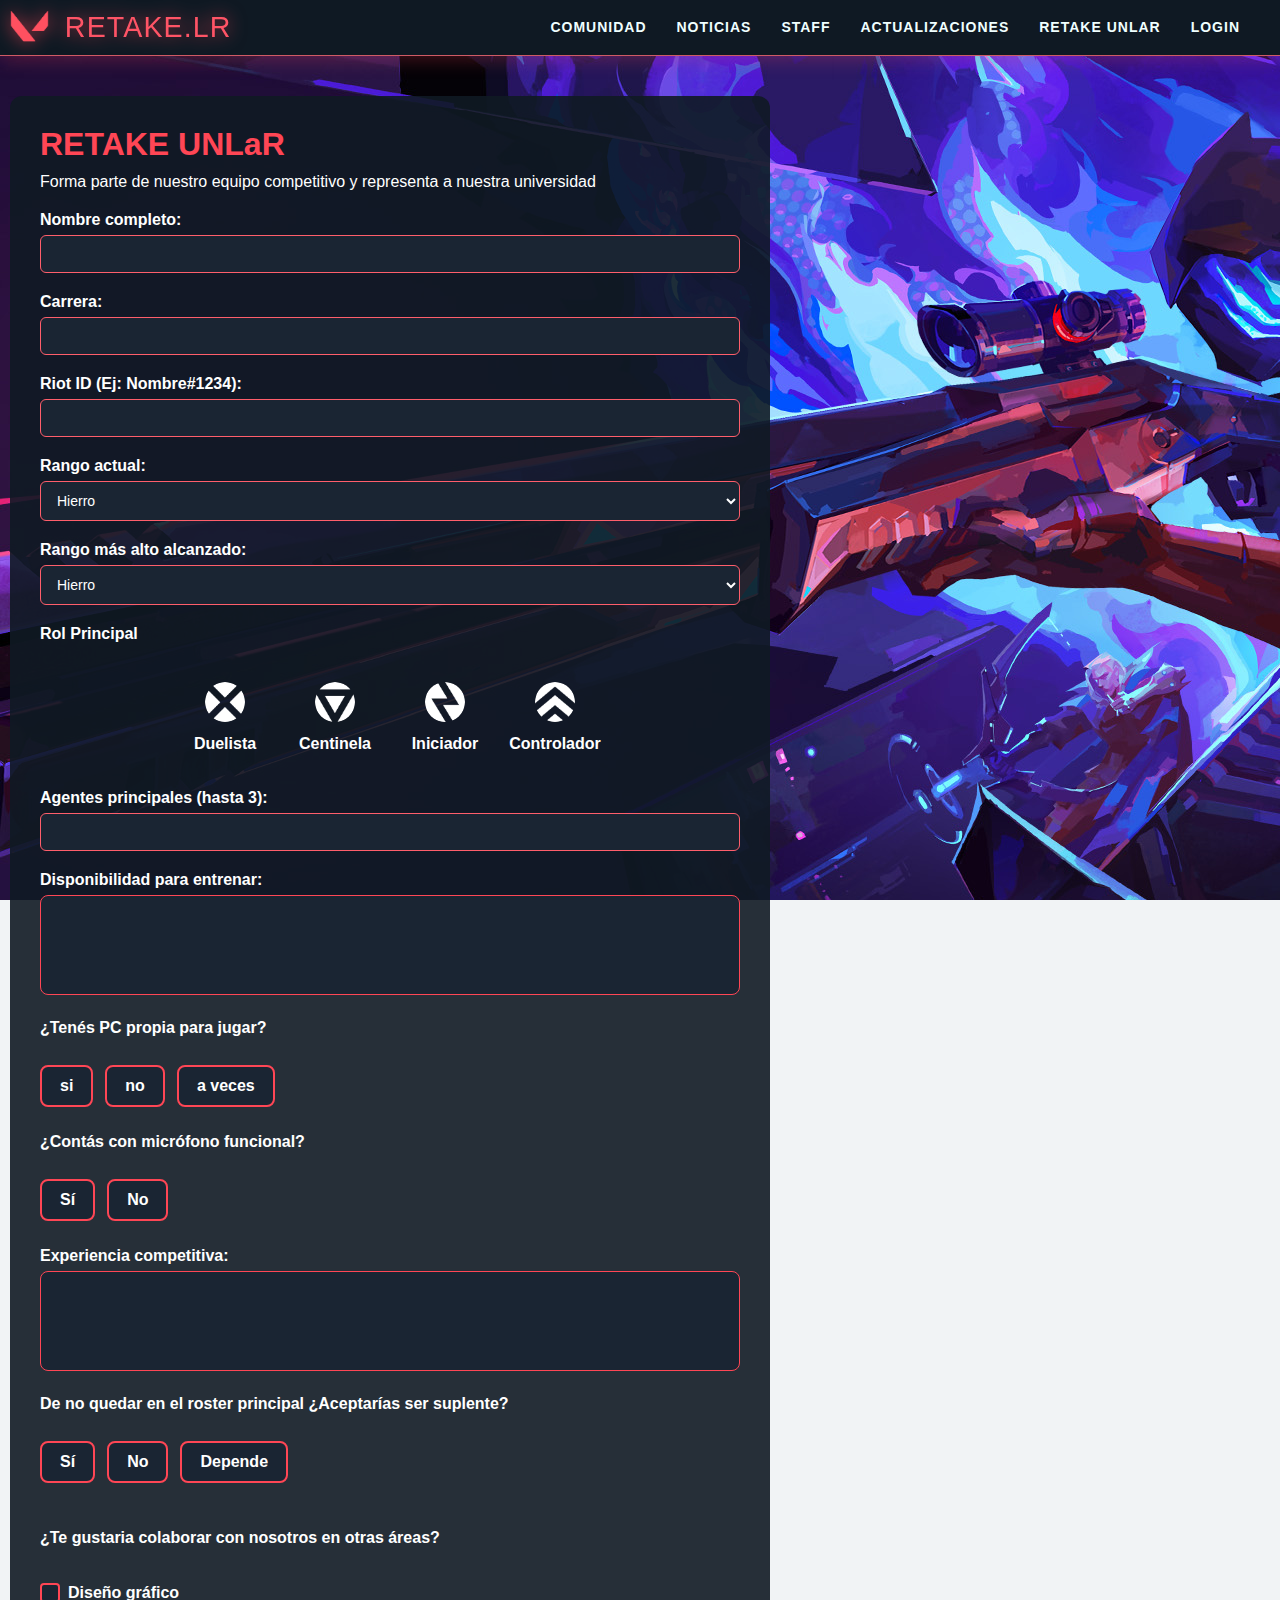
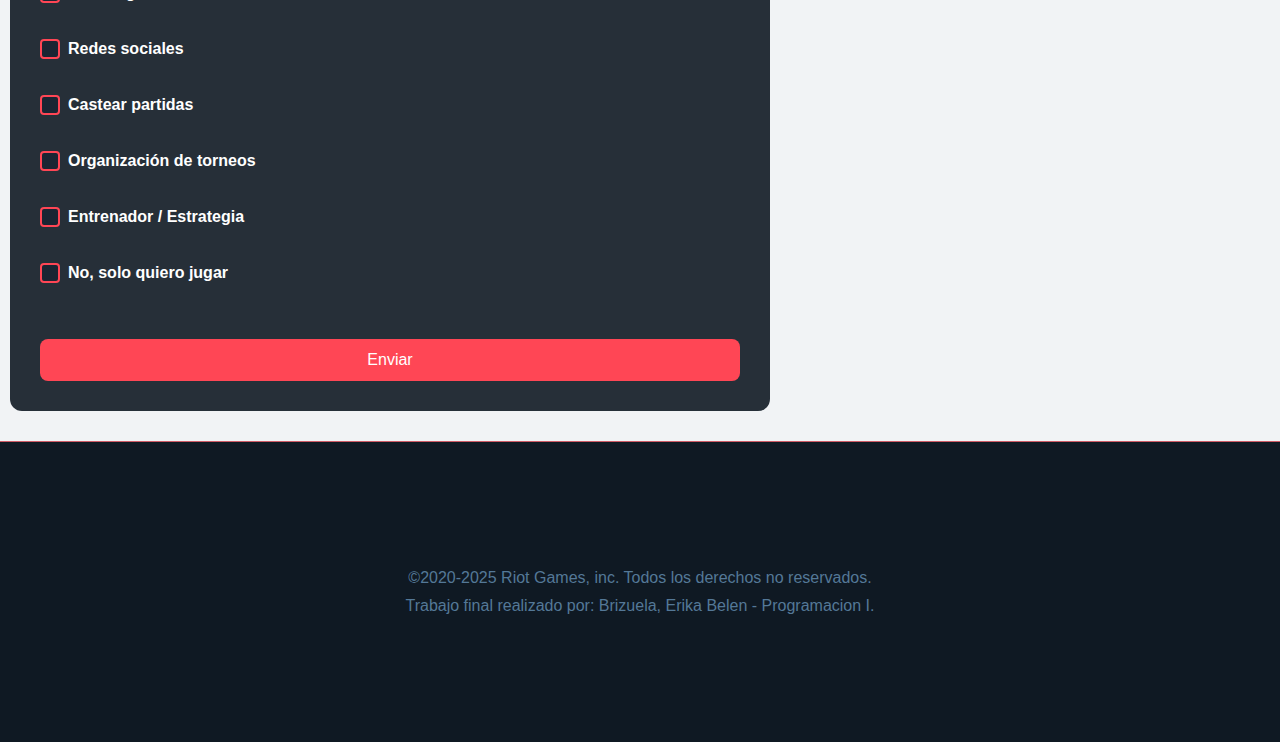
<file: encuesta.html>
<!DOCTYPE html>
<html lang="en">
<head>
    <meta charset="UTF-8">
    <meta name="viewport" content="width=device-width, initial-scale=1.0">
    <title>Valorant UNlaR | Retake LR </title>
    <link rel="stylesheet" href="styles.css">
    <link rel="shortcut icon" href="img/icon.png" type="image/x-icon">
</head>
<body class="body-fondo">
      <header class="barra-nav">
        <div class="nav-izq">
            <a href="/index.html" class="logo-link">
            <img src="img/logo val.png" alt="Logo Valorant" class="logo">
            <h1 class="bebas-neue-regular">RETAKE.LR</h1>
            </a>
        </div>
        <nav class="nav-opciones">
            <ul>
                <li><a href="index.html#Comunidad">Comunidad</a></li>
                <li><a href="index.html#Noticias">Noticias</a></li>
                <li><a href="index.html#Staff">Staff</a></li>
                <li><a href="/estadisticas.html">Actualizaciones</a></li>
                <li><a href="/encuesta.html">RETAKE UNLaR</a></li>
                <li><a href="/login.html">Login</a></li>
            </ul> 
        </nav>
    </header>
    <main>
        <section class="form-cont">
            <form action="">
                <h1>RETAKE UNLaR</h1>   
                <p>Forma parte de nuestro equipo competitivo y representa a nuestra universidad</p>
                
                <label for="nombre">Nombre completo:</label>
                <input type="text" id="nombre" name="nombre" required>

                <label for="carrera">Carrera:</label>
                <input type="text" id="carrera" name="carrera">
                
                <label for="riotid">Riot ID (Ej: Nombre#1234):</label>
                <input type="text" id="riotid" name="riotid" required>

                <label for="rango">Rango actual:</label>
                <select id="rango" name="rango">
                    <option value="hierro">Hierro</option>
                    <option value="bronce">Bronce</option>
                    <option value="plata">Plata</option>
                    <option value="oro">Oro</option>
                    <option value="platino">Platino</option>
                    <option value="diamante">Diamante</option>
                    <option value="ascendente">Ascendente</option>
                    <option value="inmortal">Inmortal</option>
                    <option value="radiante">Radiante</option>
                </select>

                <label for="rango_alto">Rango más alto alcanzado:</label>
                <select id="rango_alto" name="rango_alto">
                    <option value="hierro">Hierro</option>
                    <option value="bronce">Bronce</option>
                    <option value="plata">Plata</option>
                    <option value="oro">Oro</option>
                    <option value="platino">Platino</option>
                    <option value="diamante">Diamante</option>
                    <option value="ascendente">Ascendente</option>
                    <option value="inmortal">Inmortal</option>
                    <option value="radiante">Radiante</option>
                </select>

                <label for="rol-selection">Rol Principal</label>
                <div class="role-selection">
                    <label class="role-option">
                        <input type="radio" name="rol" value="Duelista">
                        <img src="img/duelista.png" alt="Duelista">
                        <span>Duelista</span>
                    </label>
                    <label class="role-option">
                        <input type="radio" name="rol" value="Centinela">
                        <img src="img/sentinela.png" alt="Centinela">
                        <span>Centinela</span>
                    </label>
                    <label class="role-option">
                        <input type="radio" name="rol" value="Iniciador">
                        <img src="img/iniciador.png" alt="Iniciador">
                        <span>Iniciador</span>
                    </label>
                    <label class="role-option">
                        <input type="radio" name="rol" value="Controlador">
                        <img src="img/controlador.png" alt="Controlador">
                        <span>Controlador</span>
                    </label>
                </div>
                
                <label for="agentes">Agentes principales (hasta 3):</label>
                <input type="text" id="agentes" name="agentes">

                <label for="disponibilidad">Disponibilidad para entrenar:</label>
                <textarea id="disponibilidad" name="disponibilidad" rows="3"></textarea>

                <label for="pc">¿Tenés PC propia para jugar?</label>
                <div class="radio-grup">
                    <label class="custom-radio">
                        <input type="radio" name="pc" value="si">
                        <span>si</span>
                    </label>
                    <label class="custom-radio">
                        <input type="radio" name="pc" value="no">
                        <span>no</span>
                    </label>
                    <label class="custom-radio">
                        <input type="radio" name="pc" value="aveces">
                        <span>a veces</span>
                    </label>
                </div>

                <label for="micro">¿Contás con micrófono funcional?</label>
                <div class="radio-grup">
                    <label class="custom-radio">
                        <input type="radio" name="micro" value="si">
                        <span>Sí</span>
                    </label>
                    <label class="custom-radio">
                        <input type="radio" name="micro" value="no">
                        <span>No</span>
                    </label>
                </div>

                <label for="experiencia">Experiencia competitiva:</label>
                <textarea id="experiencia" name="experiencia" rows="3"></textarea>

                <label for="suplente">De no quedar en el roster principal ¿Aceptarías ser suplente?</label>
                <div class="radio-grup">
                    <label class="custom-radio">
                        <input type="radio" name="suplente" value="si">
                        <span>Sí</span>
                    </label>
                    <label class="custom-radio">
                        <input type="radio" name="suplente" value="no">
                        <span>No</span>
                    </label>
                    <label class="custom-radio">
                        <input type="radio" name="suplente" value="depende">
                        <span>Depende</span>
                    </label>
                </div>

                <div class="extras">
                    <label>¿Te gustaria colaborar con nosotros en otras áreas?</label>
                    <div class="custom-grup">
                        <label class="custom-check">
                            <input type="checkbox" name="extras" value="diseño">
                            <span>Diseño gráfico</span>
                        </label>
                        <label class="custom-check">
                            <input type="checkbox" name="extras" value="redes">
                            <span>Redes sociales</span>
                        </label>
                        <label class="custom-check">
                            <input type="checkbox" name="extras" value="caster">
                            <span>Castear partidas</span>
                        </label>
                        <label class="custom-check">
                            <input type="checkbox" name="extras" value="torneos">
                            <span>Organización de torneos</span>
                        </label>
                        <label class="custom-check">
                            <input type="checkbox" name="extras" value="estrategia">
                            <span>Entrenador / Estrategia</span>
                        </label>
                        <label class="custom-check">
                            <input type="checkbox" name="extras" value="solojugar">
                            <span>No, solo quiero jugar</span>
                        </label>
                    </div>
                <button type="submit">Enviar</button>
            </form>
        </section>
    </main>
     <footer class="pie-pag">
        <div class="fufu">
             <p>&copy;2020-2025 Riot Games, inc. Todos los derechos no reservados.</p>
             <p>Trabajo final realizado por: Brizuela, Erika Belen - Programacion I.</p>
        </div>
    </footer>
</body>
</html>
</file>
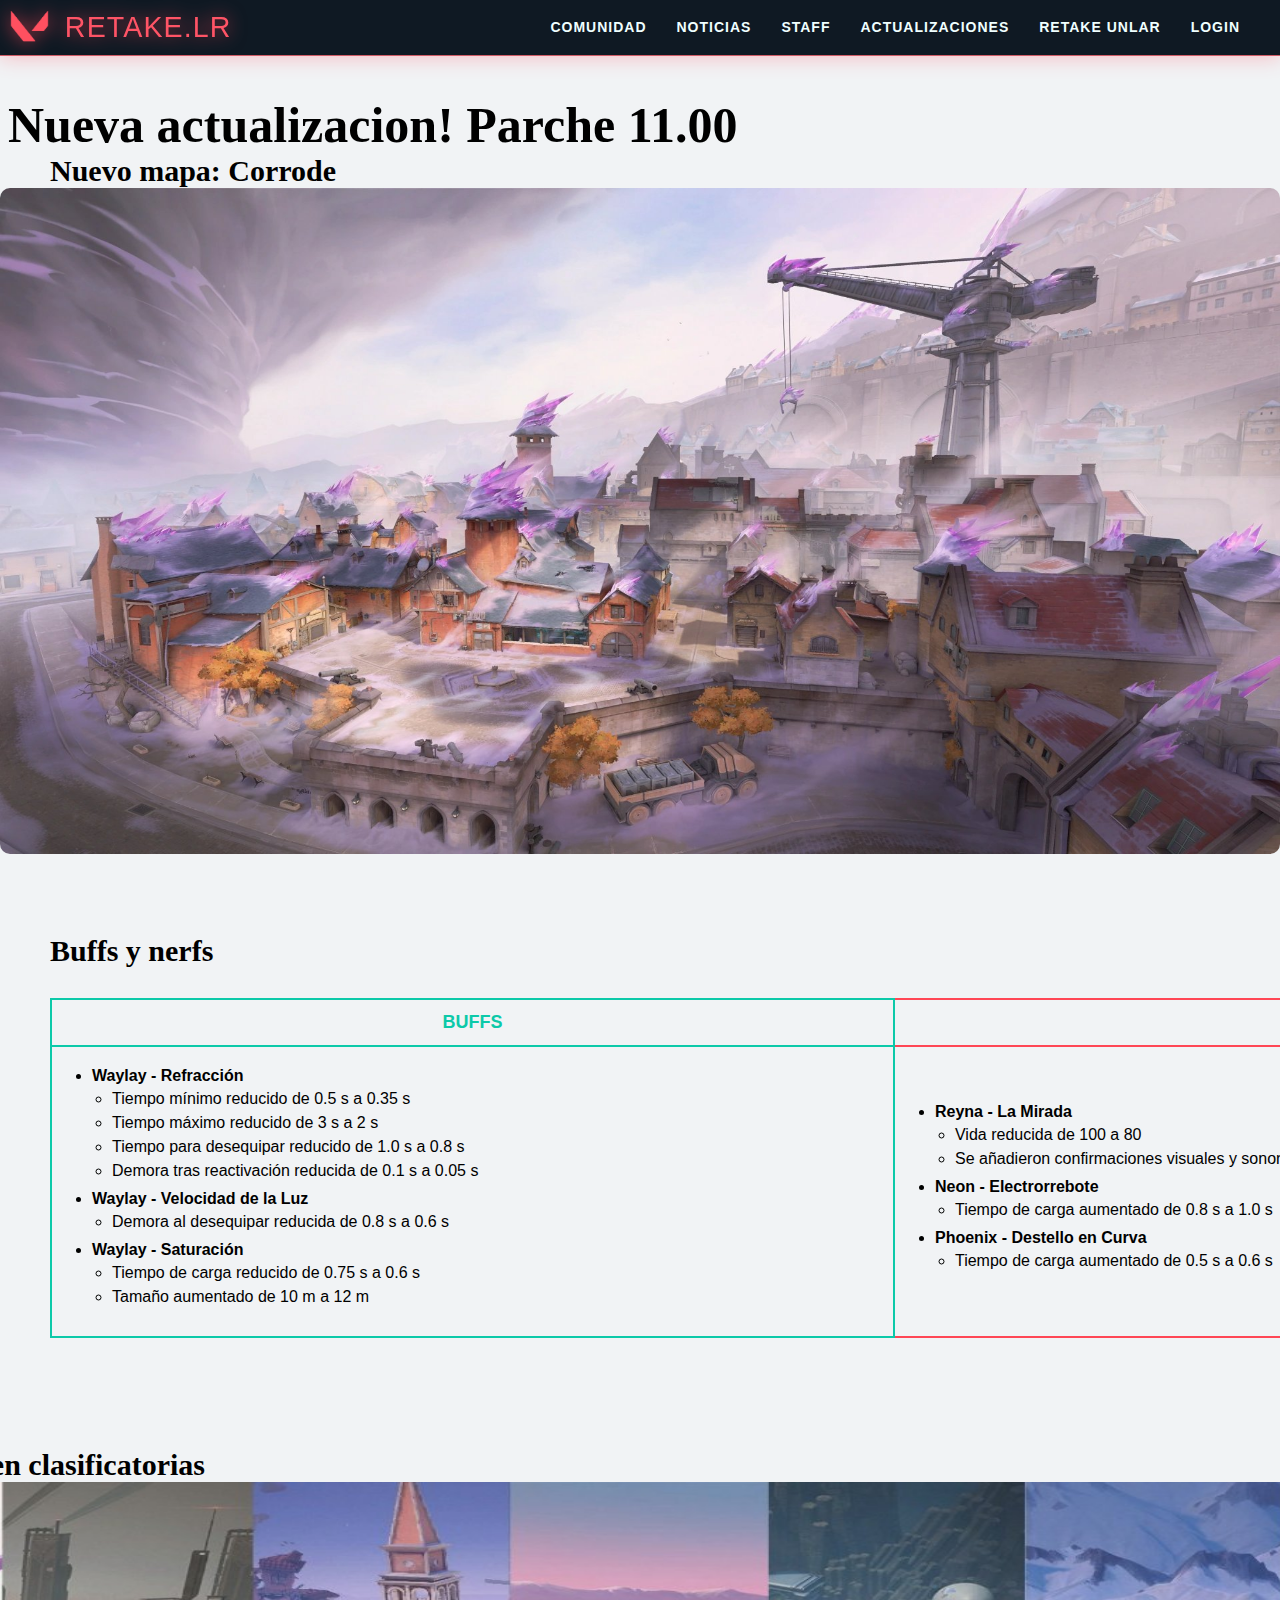
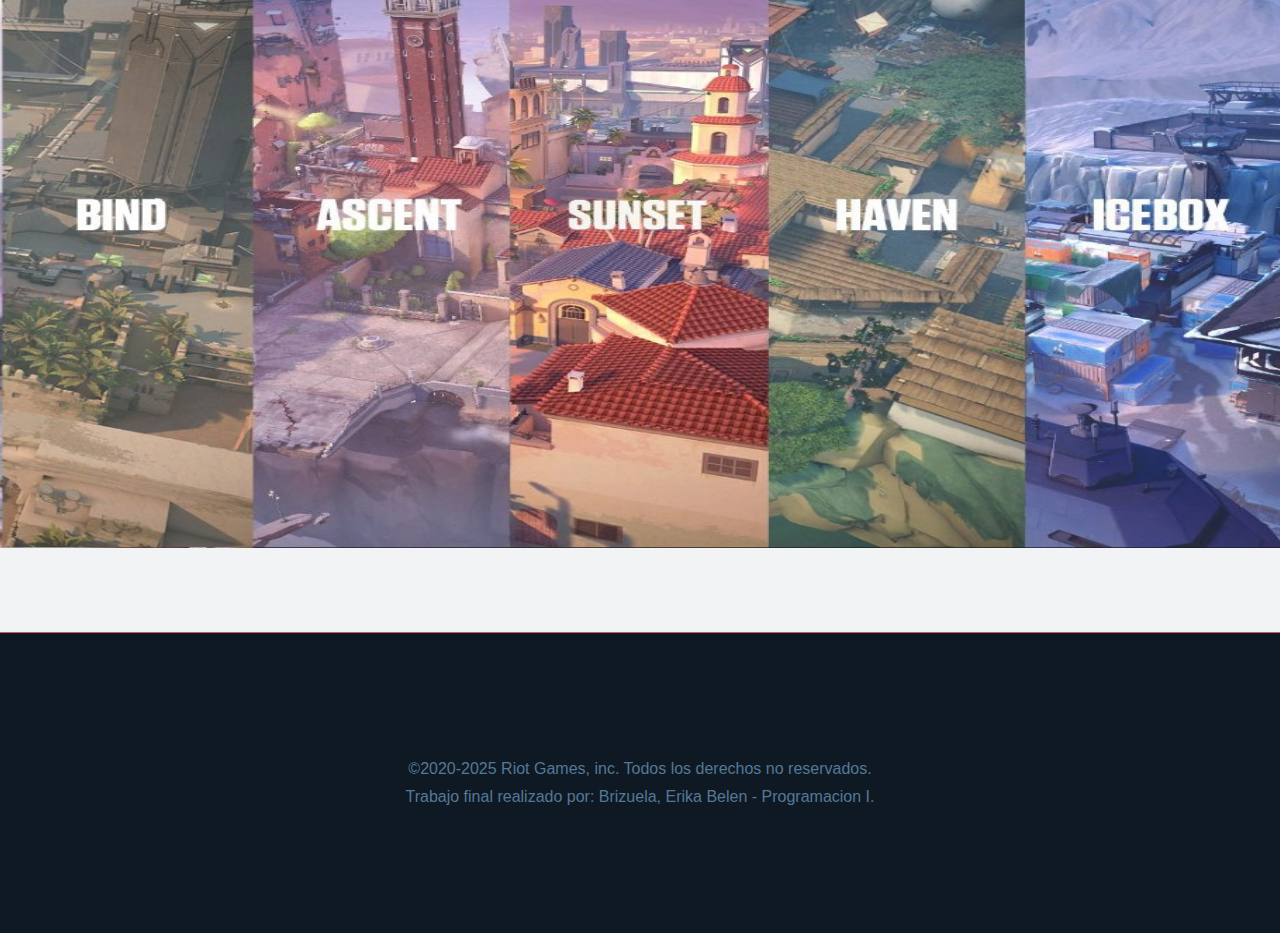
<file: estadisticas.html>
<!DOCTYPE html>
<html lang="en">
<head>
    <meta charset="UTF-8">
    <meta name="viewport" content="width=device-width, initial-scale=1.0">
    <title>Actualizaciones | Retake LR</title>
    <link rel="shortcut icon" href="img/icons8-valorant-color-120.png" type="image/x-icon">
    <link rel="stylesheet" href="styles.css">
</head>
<body>
     <header class="barra-nav">
        <div class="nav-izq">
            <a href="/index.html" class="logo-link">
            <img src="img/logo val.png" alt="Logo Valorant" class="logo">
            <h1 class="bebas-neue-regular">RETAKE.LR</h1>
            </a>
        </div>
        <nav class="nav-opciones">
            <ul>
                <li><a href="index.html#Comunidad">Comunidad</a></li>
                <li><a href="index.html#Noticias">Noticias</a></li>
                <li><a href="index.html#Staff">Staff</a></li>
                <li><a href="/estadisticas.html">Actualizaciones</a></li>
                <li><a href="/encuesta.html">RETAKE UNLaR</a></li>
                <li><a href="/login.html">Login</a></li>
            </ul> 
        </nav>
    </header>
    <main>
        <section class="actu">
            <h1>Nueva actualizacion! Parche 11.00</h1> 
            <h2>Nuevo mapa: Corrode</h2>
            <div class="mapa">
                 <img src="/img/Corrode.jpg" alt="Nuevo mapa">
            </div>
        </section>
        <section class="agentes">
            <h2>Buffs y nerfs</h2>
            <div class="tabla-box">
                <table class="tabla-valorant">
                <thead>
                    <tr>
                        <th class="col-buff">Buffs</th>
                        <th class="col-nerf">Nerfs</th>
                    </tr>
                </thead>
                <tbody>
                    <tr>
                        <td class="celda-buff">
                            <ul>
                                <li><strong>Waylay - Refracción</strong>
                                    <ul>
                                        <li>Tiempo mínimo reducido de 0.5 s a 0.35 s</li>
                                        <li>Tiempo máximo reducido de 3 s a 2 s</li>
                                        <li>Tiempo para desequipar reducido de 1.0 s a 0.8 s</li>
                                        <li>Demora tras reactivación reducida de 0.1 s a 0.05 s</li>
                                    </ul>
                                </li>
                                <li><strong>Waylay - Velocidad de la Luz</strong>
                                    <ul>
                                        <li>Demora al desequipar reducida de 0.8 s a 0.6 s</li>
                                    </ul>
                                </li>
                                <li><strong>Waylay - Saturación</strong>
                                    <ul>
                                        <li>Tiempo de carga reducido de 0.75 s a 0.6 s</li>
                                        <li>Tamaño aumentado de 10 m a 12 m</li>
                                    </ul>
                                </li>
                            </ul>
                        </td>
                        <td class="celda-nerf">
                            <ul>
                                <li><strong>Reyna - La Mirada</strong>
                                    <ul>
                                        <li>Vida reducida de 100 a 80</li>
                                        <li>Se añadieron confirmaciones visuales y sonoras al impactar</li>
                                    </ul>
                                </li>
                                <li><strong>Neon - Electrorrebote</strong>
                                    <ul>
                                        <li>Tiempo de carga aumentado de 0.8 s a 1.0 s</li>
                                    </ul>
                                </li>
                                <li><strong>Phoenix - Destello en Curva</strong>
                                    <ul>
                                        <li>Tiempo de carga aumentado de 0.5 s a 0.6 s</li>
                                    </ul>
                                </li>
                            </ul>
                        </td>
                    </tr>
                </tbody>
            </table>
            </div>
        </section>
        <section class="mapas">
            <div class="map-rotacion">
                <h2>Rotacion de mapas en clasificatorias</h2>
                <img src="img/rotacion.jpg" alt="Mapas">
            </div>
        </section>
    </main>
    <footer class="pie-pag">
        <div class="fufu">
             <p>&copy;2020-2025 Riot Games, inc. Todos los derechos no reservados.</p>
             <p>Trabajo final realizado por: Brizuela, Erika Belen - Programacion I.</p>
        </div>
    </footer>
</body>
</html>
</file>
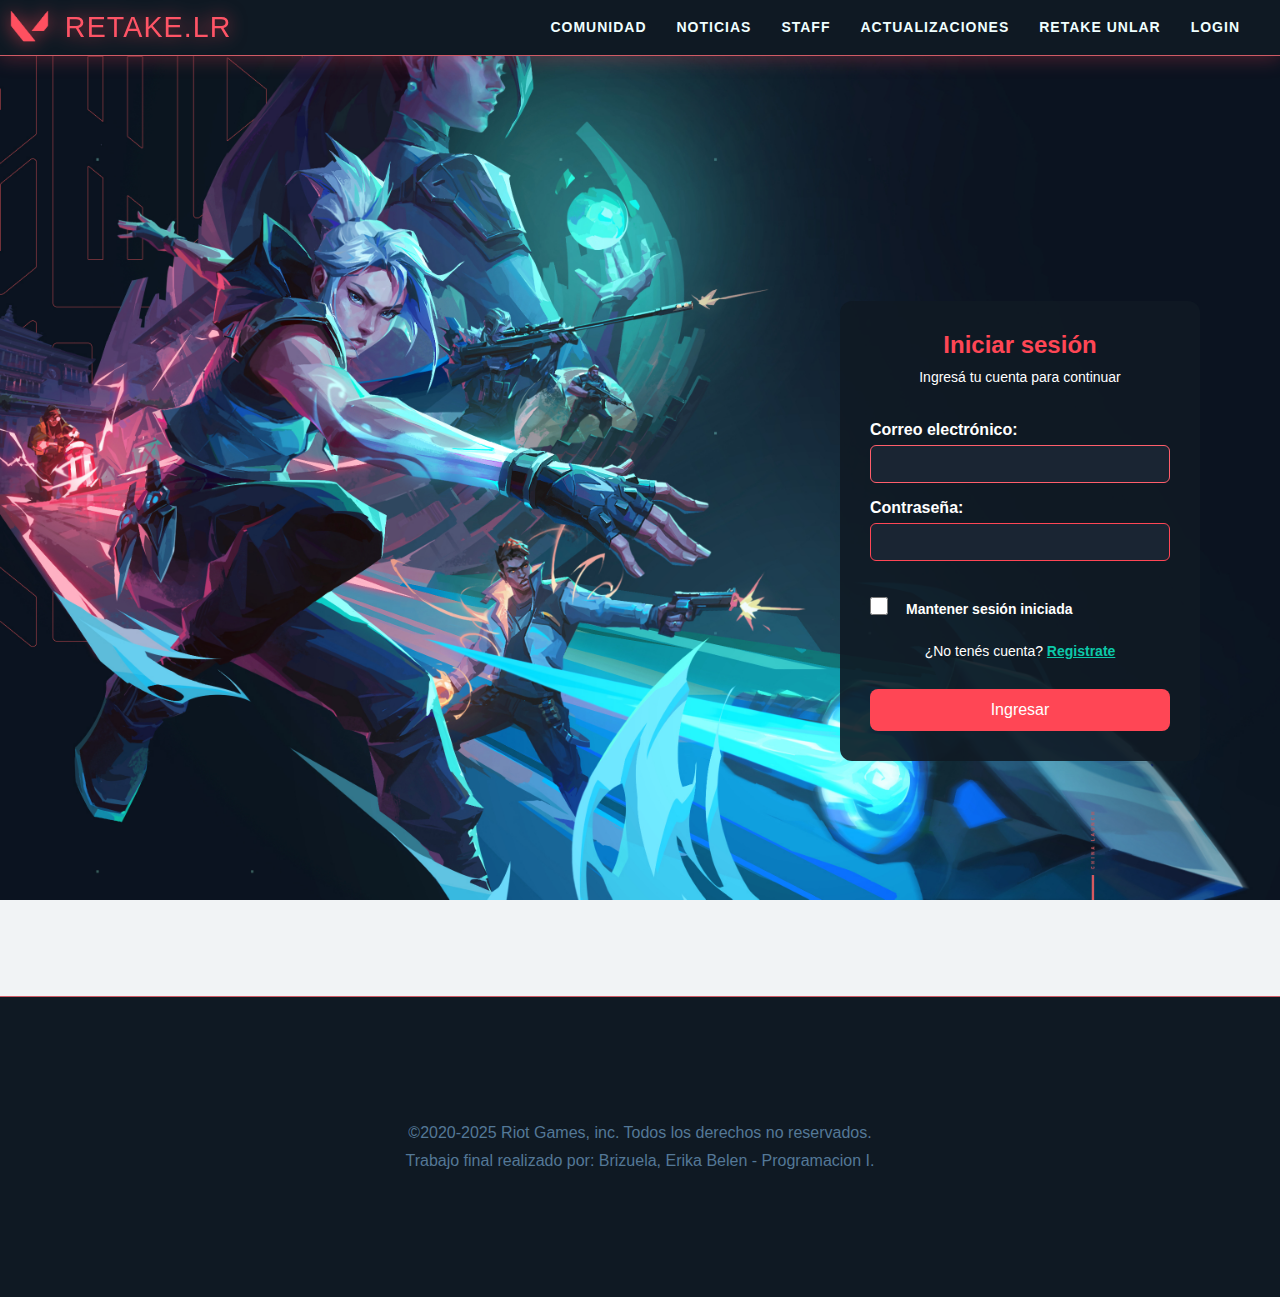
<file: login.html>
<!DOCTYPE html>
<html lang="es">
<head>
    <meta charset="UTF-8" />
    <meta name="viewport" content="width=device-width, initial-scale=1.0" />
    <title>Login | Retake LR</title>
    <link rel="stylesheet" href="styles.css"/>
</head>
<body class="body-login">
    <header class="barra-nav">
         <div class="nav-izq">
            <a href="/index.html" class="logo-link">
            <img src="img/logo val.png" alt="Logo Valorant" class="logo">
            <h1 class="bebas-neue-regular">RETAKE.LR</h1>
            </a>
        </div>
        <nav class="nav-opciones">
            <ul>
                <li><a href="index.html#Comunidad">Comunidad</a></li>
                <li><a href="index.html#Noticias">Noticias</a></li>
                <li><a href="index.html#Staff">Staff</a></li>
                <li><a href="/estadisticas.html">Actualizaciones</a></li>
                <li><a href="/encuesta.html">RETAKE UNLaR</a></li>
                <li><a href="/login.html">Login</a></li>
            </ul> 
        </nav>
    </header>
    <main>
        <div class="login-cont">
            <section class="login-box">
                <form class="login-form" action="#">
                    <h1 class="login-title">Iniciar sesión</h1>
                    <p class="login-subtext">Ingresá tu cuenta para continuar</p>

                    <label for="email" class="login-label">Correo electrónico:</label>
                    <input type="email" id="email" name="email" class="login-input" required />

                    <label for="password" class="login-label">Contraseña:</label>
                    <input type="password" id="password" name="password" class="login-input" required />

                    <div class="login-check-wrap">
                        <input type="checkbox" id="keep-logged" name="keep-logged" class="login-checkbox" />
                        <label for="keep-logged" class="login-check-label">Mantener sesión iniciada</label>
                    </div>

                    <p class="login-link">
                        ¿No tenés cuenta?
                        <a href="registro.html">Registrate</a>
                    </p>

                    <button type="submit" class="login-button">Ingresar</button>
                </form>
            </section>
        </div>
    </main>
    <footer class="pie-pag">
         <div class="fufu">
             <p>&copy;2020-2025 Riot Games, inc. Todos los derechos no reservados.</p>
             <p>Trabajo final realizado por: Brizuela, Erika Belen - Programacion I.</p>
        </div>
    </footer>
</body>
</html>
</file>
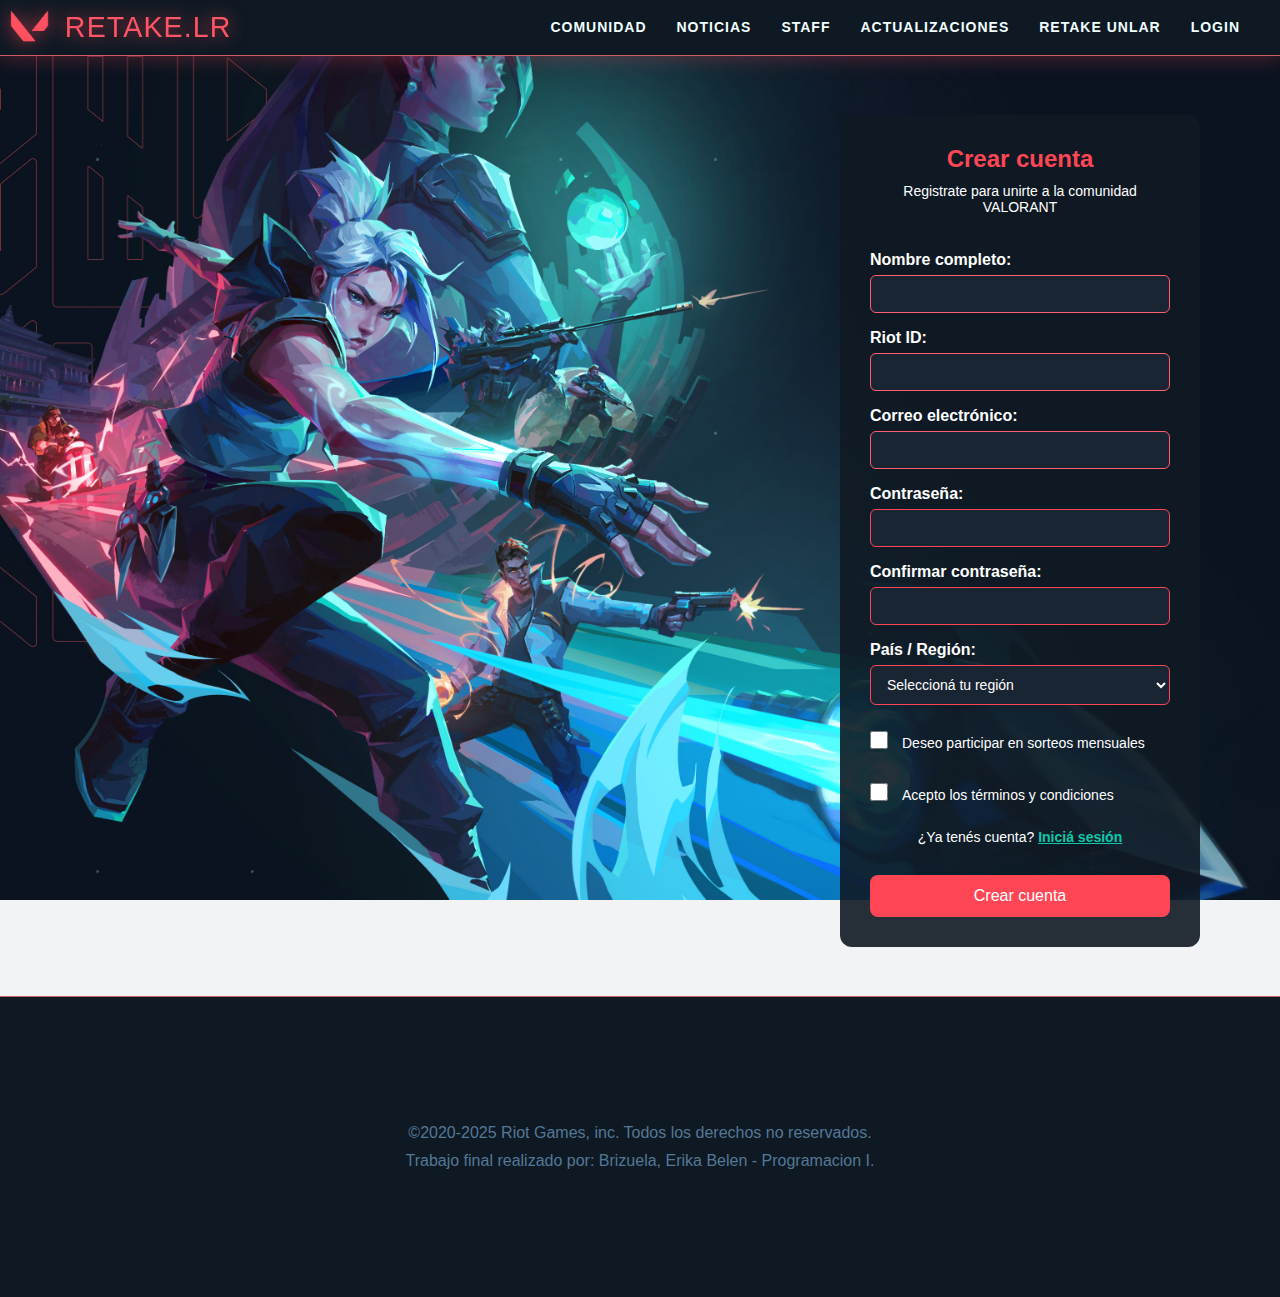
<file: registro.html>
<!DOCTYPE html>
<html lang="es">
<head>
    <meta charset="UTF-8" />
    <meta name="viewport" content="width=device-width, initial-scale=1.0" />
    <title>Registro | Retake LR</title>
    <link rel="shortcut icon" href="img/icons8-valorant-color-120.png" type="image/x-icon">
    <link rel="stylesheet" href="styles.css" />
</head>
<body class="body-login">
    <header class="barra-nav">
        <div class="nav-izq">
            <a href="/index.html" class="logo-link">
            <img src="img/logo val.png" alt="Logo Valorant" class="logo">
            <h1 class="bebas-neue-regular">RETAKE.LR</h1>
            </a>
        </div>
        <nav class="nav-opciones">
            <ul>
                <li><a href="index.html#Comunidad">Comunidad</a></li>
                <li><a href="index.html#Noticias">Noticias</a></li>
                <li><a href="index.html#Staff">Staff</a></li>
                <li><a href="/estadisticas.html">Actualizaciones</a></li>
                <li><a href="/encuesta.html">RETAKE UNLaR</a></li>
                <li><a href="/login.html">Login</a></li>
            </ul> 
        </nav>
    </header>
    <main>
        <div class="login-cont">
            <section class="login-box">
                <form class="login-form" action="#" method="POST">
                    <h1 class="login-title">Crear cuenta</h1>
                    <p class="login-subtext">Registrate para unirte a la comunidad VALORANT</p>

                    <label for="nombre" class="login-label">Nombre completo:</label>
                    <input type="text" id="nombre" name="nombre" class="login-input" required />

                    <label for="riotid" class="login-label">Riot ID:</label>
                    <input type="text" id="riotid" name="riotid" class="login-input" required />

                    <label for="email" class="login-label">Correo electrónico:</label>
                    <input type="email" id="email" name="email" class="login-input" required />

                    <label for="password" class="login-label">Contraseña:</label>
                    <input type="password" id="password" name="password" class="login-input" required />

                    <label for="confirm-password" class="login-label">Confirmar contraseña:</label>
                    <input type="password" id="confirm-password" name="confirm-password" class="login-input" required />

                    <label for="pais-region" class="login-label">País / Región:</label>
                    <select id="pais-region" name="pais-region" class="login-input" required>
                        <option value="">Seleccioná tu región</option>
                        <option value="argentina">Argentina</option>
                        <option value="chile">Chile</option>
                        <option value="uruguay">Uruguay</option>
                        <option value="paraguay">Paraguay</option>
                        <option value="otro">Otro</option>
                    </select>

                    <div class="login-check-wrap slim">
                        <input type="checkbox" id="sorteos" name="sorteos" class="login-checkbox" />
                        <label for="sorteos" class="login-check-label">Deseo participar en sorteos mensuales</label>
                    </div>

                    <div class="login-check-wrap slim">
                        <input type="checkbox" id="terminos" name="terminos" class="login-checkbox" required />
                        <label for="terminos" class="login-check-label">Acepto los términos y condiciones</label>
                    </div>


                    <p class="login-link">
                        ¿Ya tenés cuenta?
                        <a href="login.html">Iniciá sesión</a>
                    </p>

                    <button type="submit" class="login-button">Crear cuenta</button>
                </form>
            </section>
        </div>
    </main>
    <footer class="pie-pag">
         <div class="fufu">
             <p>&copy;2020-2025 Riot Games, inc. Todos los derechos no reservados.</p>
             <p>Trabajo final realizado por: Brizuela, Erika Belen - Programacion I.</p>
        </div>
    </footer>
</body>
</html>
</file>
<file: styles.css>
* {
  margin: 0;
  padding: 0
}

body {
  font-family: Arial, Helvetica, sans-serif;
  background-color: #F1F3F5;
}

.bebas-neue-regular {
  font-family: "Bebas Neue", sans-serif;
  font-weight: 400;
  font-style: normal;
  letter-spacing: 1px;
}

.barra-nav {
  background-color: #0F1923;
  display: flex;
  justify-content: space-between;
  align-items: center;
  box-shadow: 0 2px 20px rgba(255, 70, 85, 0.3);
  border-bottom: 1px solid rgba(255, 107, 117, 0.8);
  margin-bottom: 40px;
}

.nav-opciones {
  padding-right: 40px;
}

.nav-opciones ul {
  display: flex;
  gap: 30px;
  list-style: none;
  margin: 0;
  padding: 0;
}

.nav-opciones a {
  text-decoration: none;
  color: azure;
  font-size: 14px;
  font-weight: bold;
  letter-spacing: 1px;
  text-transform: uppercase;
  line-height: 1.5;
  transition: color 0.3s ease;
}

.nav-opciones a:hover {
  color: #FF4655;
}

.logo {
  width: 55px;
  height: auto;
  padding-left: 10px;

}

.logo-link {
  display: flex;
  align-items: center;
  text-decoration: none;
  color: inherit;
}

.nav-izq {
  display: flex;
  align-items: center;
  font-size: 13px;
  cursor: pointer;
  transition: transform 0.3s ease, filter 0.3s ease;
}

.nav-izq:hover {
  transition: transform 0.3s ease, filter 0.3s ease;
  transform: scale(1.1);
  filter: brightness(1.2) drop-shadow(0 0 8px rgba(255, 70, 85, 0.7));
}

.nav-izq h1 {
  color: #FF4655;
  padding-left: 4px;
}

/* hasta aqui llega el nav, lo siguiente es el contenido inicial*/
.cont {
  display: flex;
  justify-content: center;
  align-items: center;
  flex-direction: column;
}

.main-publ {
  width: auto;
  display: flex;
  justify-content: center;
  position: relative;
}

.main-img-grad {
  position: relative;
}

.main-publ img {
  /* aqui me equivoque y realmente deberia llamarse banner */
  width: 1800px;
  height: 666px;
  display: block;
  justify-content: center;
  border-radius: 10px;
  object-fit: cover;
  position: relative;
}

.main-img-grad::before {
  content: '';
  position: absolute;
  top: 0;
  left: 0;
  width: 100%;
  height: 100%;
  background: linear-gradient(to top, rgba(8, 31, 54, 1), transparent);
  z-index: 1;
  border-radius: 10px;
}

.main-text {
  margin-top: 260px;
  height: 180px;
  position: absolute;
  top: 50%;
  left: 50%;
  transform: translate(-50%, -50%);
  color: white;
  text-align: center;
  border-radius: 10px;
  z-index: 2;
  text-transform: uppercase;
  font-family: "bebas neue";
  letter-spacing: 2px;
}

.cont-boton-jugar {
  position: absolute;
  bottom: 30px;
  left: 50%;
  transform: translateX(-50%);
  z-index: 2;
  /* encima del gradiente */
}

.boton-jugar {
  width: 200px;
  height: 60px;
  padding: 12px 24px;
  font-size: 18px;
  border: none;
  background-color: #0cc9a9;
  color: white;
  border-radius: 8px;
  cursor: pointer;
}

.boton-jugar a {
  text-decoration: none;
  color: white;
  display: block;
}

.contenido-prin {
  background-color: #000614;
  height: 800px;
  width: 1800px;
  border-radius: 10px;
  margin-bottom: 40px;
  margin-top: 40px;
  display: flex;
  justify-content: center;
}

.comunidad {
  height: 800px;
  width: auto;
  display: flex;
  justify-content: center;
}

.comunidad-text {
  color: azure;
  padding-left: 80px;
  display: flex;
  flex-direction: column;
  justify-content: center;
  gap: 5px;
}

.comunidad-text h1 {
  font-size: 56px;
  font-weight: 900;
  margin-bottom: 20px;
  text-transform: uppercase;
}

.comunidad-text p {
  font-size: 20px;
  margin-bottom: 20px;
}

.omencito {
  height: 800px;
  width: auto;
  display: flex;
}

/* Hasta aqui es el contenido inicial, lo siguiente son las noticias */
.noticias {
  background-color: #F1F3F5;
  width: 1800px;
  height: 600px;
  border-radius: 10px;
  margin-bottom: 40px;
  padding-top: 40px;
  display: flex;
  gap: 40px;
  color: black;
  font-family: Arial, Helvetica, sans-serif;
}

.not-box {
  background-color: #F1F3F5;
  border: 1px #0cc9a9 solid;
  height: 560px;
  width: 700px;
  display: flex;
  flex-direction: column;
  align-items: center;
  justify-content: center;
  padding-left: 0;
  margin-right: 20px;
  border-radius: 10px;
  overflow: hidden;
}

.img-box-noti {
  display: flex;
  align-items: center;
  justify-content: center;
  height: 420px;
  width: 500px;
  object-fit: cover;
  padding-top: 10px;
}

.img-box-noti img {
  display: flex;
  align-items: center;
  justify-content: center;
  width: 400px;
  height: 440px;
  object-fit: cover;
  border-radius: 10px;
}

.not-titulo h1 {
  text-align: right;
  padding-left: 20px;
  font-size: 70px;
  font-weight: 900;
  text-transform: uppercase;
  color: black;
  font-family: "bebas neue";
}

.not-info {
  padding-top: 20px;
  width: 400px;
  height: 80px;
}

.not-info h4 {
  font-size: 16px;
  font-family: "bebas neue";
  letter-spacing: 1px;
}

.not-info p {
  font-size: 11px;
}

/* Hasta aqui llegan las noticias, lo siguiente es el staff */
.staff {
  background: #082330;
  color: azure;
  width: 1800px;
  height: 600px;
  border-radius: 10px;
  margin-bottom: 40px;
  display: flex;
}

.staff-titulo h1 {
  width: 280px;
  display: flex;
  text-align: right;
  flex-direction: column;
  padding-left: 20px;
  font-size: 70px;
  font-weight: 900;
  text-transform: uppercase;
  color: azure;
  font-family: "bebas neue";
}

.staff-cont-tarjeta {
  width: 1200px;
  gap: 40px;
  display: flex;
  flex-direction: column;
  justify-content: center;
  align-items: center;
}

.staff-box {
  background: linear-gradient(145deg, #062732, #0A3B47, #00F0FF);
  border: 1px #FF4655 solid;
  height: 260px;
  width: 900px;
  display: flex;
  align-items: center;
  gap: 20px;
  border-radius: 10px;
}

.staff-img {
  width: 180px;
  height: 200px;
  padding: 8px;
  border: #00F0FF 1px solid;
  border-radius: 10px;
  margin: 10px;
}

.staff-img img {
  width: 180px;
  height: 200px;
}

.staff-info {
  display: flex;
  flex-direction: column;
  justify-content: center;
  padding-left: 20px;
  height: 200px;
  line-height: 20px;
}

.staff-info h4 {
  padding-bottom: 8px;
}

/* hasta aqui llega el staff, lo ultimo es el footer */
.pie-pag {
  background-color: #0F1923;
  border-top: 1px solid rgba(255, 107, 117, 0.8);
  height: 300px;
  color: azure;
  text-align: center;
  display: flex;
  align-items: center;
  justify-content: center;
}

.fufu {
  color: #547897;
  font-family: "helvetica";
  line-height: 28px;

}

/* Este es el css del forms EQUIPO COMPETITIVO UNLAR */
.body-fondo {
  background-image: url(img/encuesta.jpg);
  background-attachment: fixed
}

form {
  max-width: 700px;
  background-color: rgba(15, 25, 35, 0.9);
  padding: 30px;
  margin-left: 10px;
  margin-bottom: 30px;
  border-radius: 12px;
  color: #fff;
  font-family: 'Segoe UI', Tahoma, Geneva, Verdana, sans-serif;
}

form h1 {
  margin-bottom: 10px;
  color: #ff4655;
}

label {
  display: block;
  margin-top: 20px;
  margin-bottom: 6px;
  font-weight: bold;
}

input[type="text"],
input[type="email"],
select,
textarea {
  width: 100%;
  padding: 10px 12px;
  border-radius: 6px;
  background-color: #1A2533;
  color: #fff;
  font-size: 14px;
  box-sizing: border-box;
  border: 1px solid #ff4655;
}

input[type="text"],
input[type="email"],
select,
textarea:focus {
  outline: none;
  border-color: #ff5e6b;
}

textarea {
  width: 100%;
  max-width: 100%;
  min-height: 100px;
  padding: 12px;
  background-color: #1A2533;
  color: #fff;
  border: 1px solid #ff4655;
  border-radius: 8px;
  font-size: 14px;
  font-family: 'Segoe UI', Tahoma, Geneva, Verdana, sans-serif;
  box-sizing: border-box;
  resize: none;
  transition: border-color 0.3s ease;
}

textarea:focus {
  outline: none;
  border-color: #ff5e6b;
}

input[type="radio"],
input[type="checkbox"] {
  margin-right: 8px;
  margin-top: 8px;
}

button {
  margin-top: 30px;
  width: 100%;
  padding: 12px;
  background-color: #ff4655;
  color: #fff;
  font-size: 16px;
  border: none;
  border-radius: 8px;
  cursor: pointer;
  transition: background-color 0.3s ease;
}

button:hover {
  background-color: #e23b4d;
}

.extras {
  display: flex;
  flex-direction: column;
}

.role-selection {
  display: flex;
  gap: 60px;
  flex-wrap: wrap;
  justify-content: center;
}

.role-option {
  text-align: center;
  cursor: pointer;
  width: 50px;
  height: auto;
  display: flex;
  flex-direction: column;
  align-items: center;
  justify-content: flex-start;
  padding: 10px;
  box-sizing: border-box;
  transition: transform 0.3s ease;
}

.role-option input[type="radio"] {
  display: none;
}

.role-option img {
  width: 40px;
  height: 40px;
  border-radius: 50%;
  border: 3px solid transparent;
  transition: 0.3s ease;
}

.role-option span {
  display: block;
  margin-top: 10px;
  font-weight: bold;
}

.role-option input[type="radio"]:checked+img {
  border: 3px solid #ff4655;
  box-shadow: 0 0 15px #FF4655aa;
  transform: scale(1.05);
}

.radio-grup {
  display: flex;
  flex-wrap: wrap;
  gap: 12px;
  margin-top: 8px;
  margin-bottom: 20px;
}

.custom-radio {
  position: relative;
}

.custom-radio input[type="radio"] {
  display: none;
}

.custom-radio span {
  display: inline-block;
  padding: 10px 18px;
  border: 2px solid #ff4655;
  border-radius: 8px;
  color: #fff;
  background-color: #1A2533;
  font-weight: bold;
  cursor: pointer;
  transition: background-color 0.2s, transform 0.1s;
}

.custom-radio input[type="radio"]:checked+span {
  background-color: #ff4655;
  color: #000;
  transform: scale(1.05);
}

.custom-radio span:hover {
  background-color: #ff5e6b;
  color: #000;
}

.custom-grup {
  display: flex;
  flex-direction: column;
  gap: 10px;
  margin-top: 10px;
  margin-bottom: 20px;
}

.custom-check {
  display: flex;
  align-items: center;
  gap: 8px;
  cursor: pointer;
  font-weight: bold;
  color: #fff;
  font-size: 16px;
  position: relative;
}

.custom-check input[type="checkbox"] {
  margin: 0;
  appearance: none;
  width: 20px;
  height: 20px;
  border: 2px solid #ff4655;
  border-radius: 4px;
  background-color: #1A2533;
  cursor: pointer;
  transition: background-color 0.2s, border-color 0.2s;
}

.custom-check input[type="checkbox"]:checked {
  background-color: #ff4655;
  border-color: #ff5e6b;
}

.custom-check input[type="checkbox"]::after {
  color: #000;
  position: absolute;
  top: 1px;
  left: 4px;
  display: none;
}

.custom-check input[type="checkbox"]:checked::after {
  display: block;
}

/* Desde aqui va el ccs del form */
.login-cont {
  height: 100vh;
  display: flex;
  justify-content: flex-end;
  align-items: center;
  padding-right: 80px;
  box-sizing: border-box;
}

.login-box {
  display: flex;
  align-items: center;
  justify-content: center;
}

.login-form {
  width: 360px;
  min-height: 440px;
  background-color: rgba(15, 25, 35, 0.9);
  padding: 30px;
  border-radius: 12px;
  color: #fff;
  font-family: 'Segoe UI', Tahoma, Geneva, Verdana, sans-serif;
  display: flex;
  flex-direction: column;
  justify-content: flex-start;
  box-sizing: border-box;
}

.login-title {
  margin-bottom: 10px;
  color: #ff4655;
  font-size: 24px;
  text-align: center;
}

.login-subtext {
  margin-bottom: 20px;
  font-size: 14px;
  text-align: center;
}

.login-label {
  font-weight: bold;
  margin-bottom: 6px;
  margin-top: 16px;
  display: block;
}

.login-input {
  width: 100%;
  padding: 10px 12px;
  border-radius: 6px;
  background-color: #1A2533;
  color: #fff;
  font-size: 14px;
  border: 1px solid #ff4655;
  box-sizing: border-box;
}

.login-input:focus {
  outline: none;
  border-color: #ff5e6b;
}

.login-check-wrap {
  display: flex;
  align-items: center;
  gap: 10px;
  margin-top: 20px;
}

.login-checkbox {
  width: 18px;
  height: 18px;
  accent-color: #ff4655;
}

.login-check-label {
  font-weight: bold;
  font-size: 14px;
}

.login-link {
  text-align: center;
  margin-top: 20px;
  font-size: 14px;
}

.login-link a {
  color: #0cc9a9;
  text-decoration: underline;
  font-weight: bold;
}

.login-button {
  margin-top: 30px;
  width: 100%;
  padding: 12px;
  background-color: #ff4655;
  color: #fff;
  font-size: 16px;
  border: none;
  border-radius: 8px;
  cursor: pointer;
  transition: background-color 0.3s ease;
}

.login-button:hover {
  background-color: #e23b4d;
}

.login-check-wrap.slim {
  gap: 6px;
  margin-top: 10px;
  font-size: 13px;
}

.login-check-wrap.slim .login-check-label {
  font-weight: normal;
}

.body-login {
  background-image: url(img/login.jpg);
  background-attachment: fixed;
  background-size: cover;
  background-position: center;
}

/* Aqui el ultimo agregado - estadisticas/actualizaciones */
.mapa {
  width: auto;
  display: flex;
  justify-content: center;
  position: relative;
  padding-bottom: 80px;
}

.actu h1 {
  font-family: "bebas neue";
  font-size: 50px;
  margin-left: 8px;
}

.actu h2 {
  margin-left: 50px;
  font-family: "bebas neue";
  font-size: 30px;
}

.mapa img {
  width: 1800px;
  height: 666px;
  border-radius: 10px;
}

.mapas {
  width: auto;
  display: flex;
  justify-content: center;
  position: relative;
  padding-bottom: 80px;
}

.mapas img {
  width: 1800px;
  height: 666px;
  border-radius: 10px;
}

.map-rotacion h2 {
  font-family: "bebas neue";
  font-size: 30px;
}

.agentes h2 {
  font-family: "bebas neue";
  font-size: 30px;
  margin-left: 50px;
}

.tabla-box {
  width: 1800px;
  height: 400px;
  padding-bottom: 80px;
  display: flex;
  align-items: center;
  justify-content: center;
  padding-left: 50px;
}

.titulo-seccion {
  font-size: 28px;
  text-align: center;
  margin-bottom: 20px;
  color: #000000;
}

.tabla-valorant {
  width: 100%;
  border-collapse: collapse;
  font-family: 'Segoe UI', sans-serif;
  color: #000000;
}

.col-buff {
  border: 2px solid #0cc9a9;
  color: #0cc9a9;
  background-color: transparent;
  padding: 12px;
  font-size: 18px;
  text-transform: uppercase;
}

.col-nerf {
  border: 2px solid #FF4655;
  color: #FF4655;
  background-color: transparent;
  padding: 12px;
  font-size: 18px;
  text-transform: uppercase;
}

.celda-buff {
  border: 2px solid #0cc9a9;
  background-color: transparent;
  padding: 20px;
}

.celda-nerf {
  border: 2px solid #FF4655;
  background-color: transparent;
  padding: 20px;
}

.tabla-valorant ul {
  padding-left: 20px;
  list-style-type: disc;
  margin: 0;
}

.tabla-valorant ul ul {
  list-style-type: circle;
  margin-top: 5px;
  margin-bottom: 10px;
}

.tabla-valorant li {
  margin-bottom: 6px;
}
</file>
